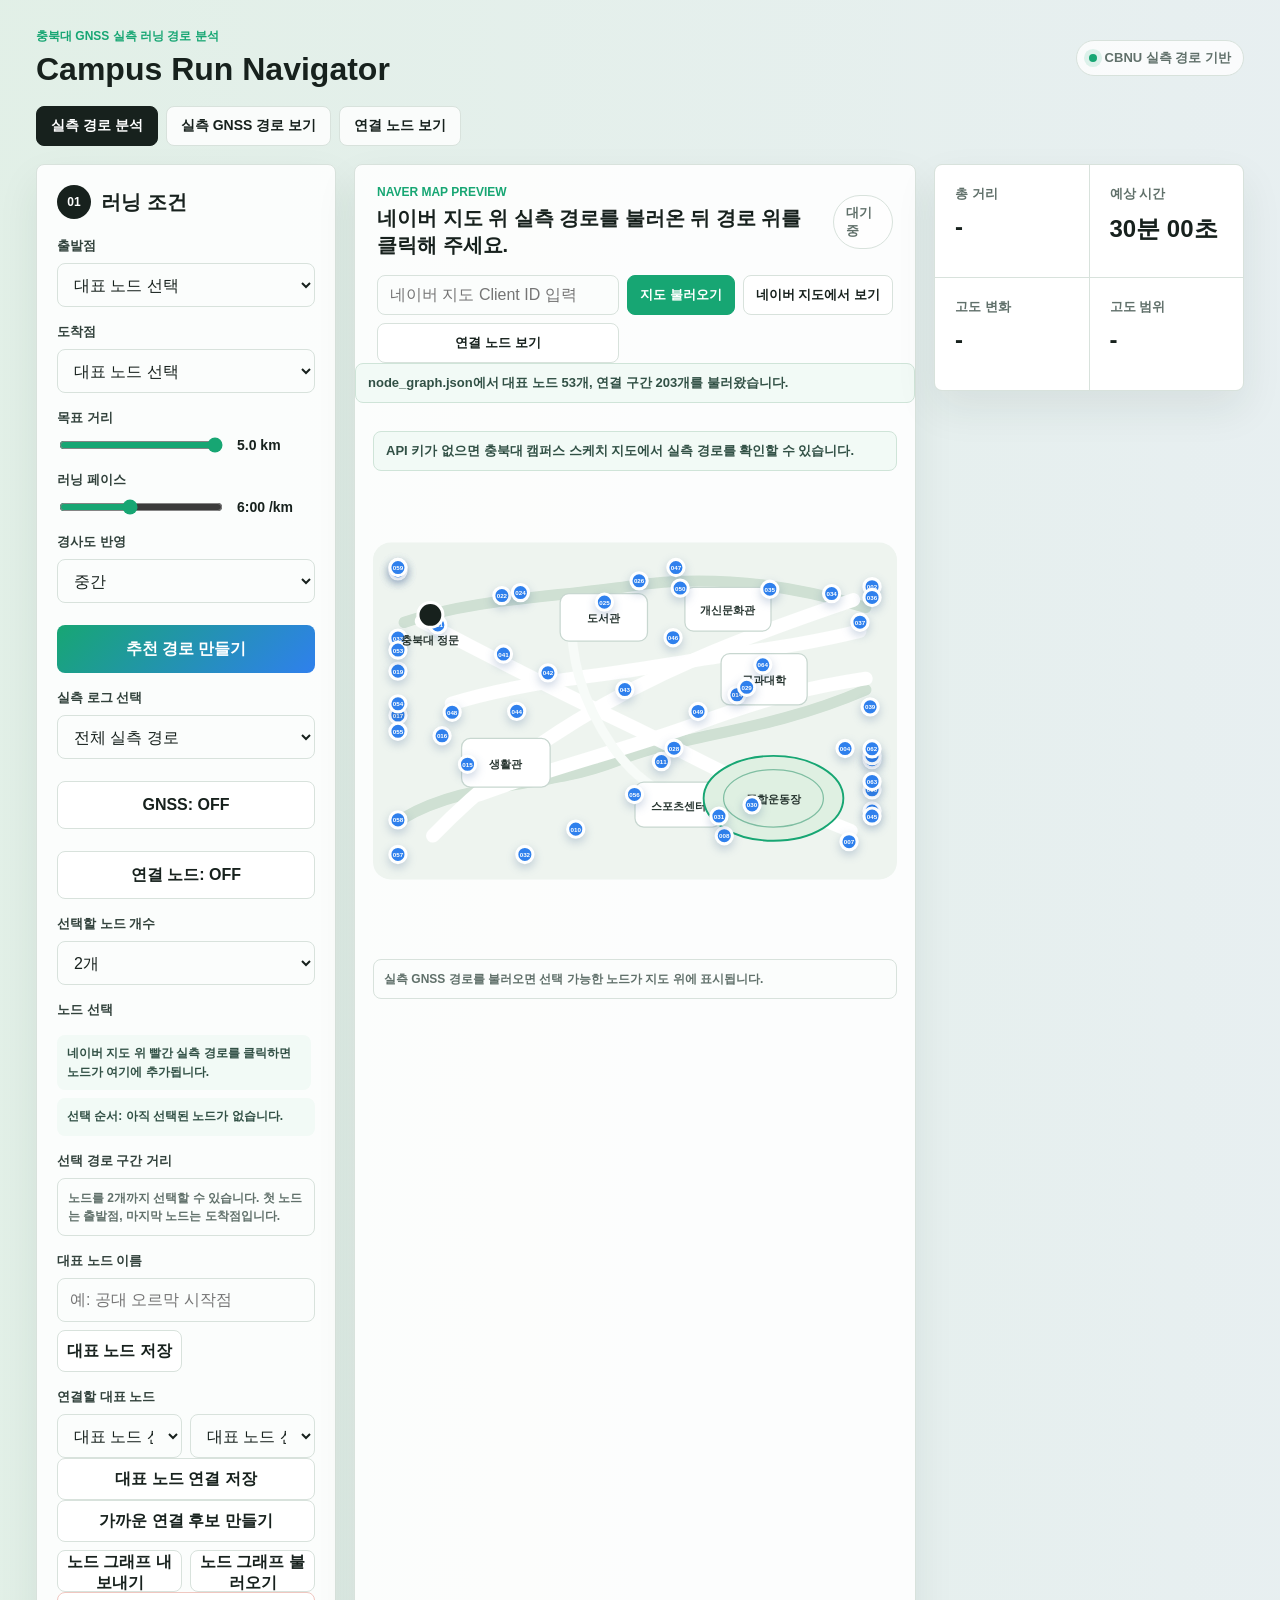
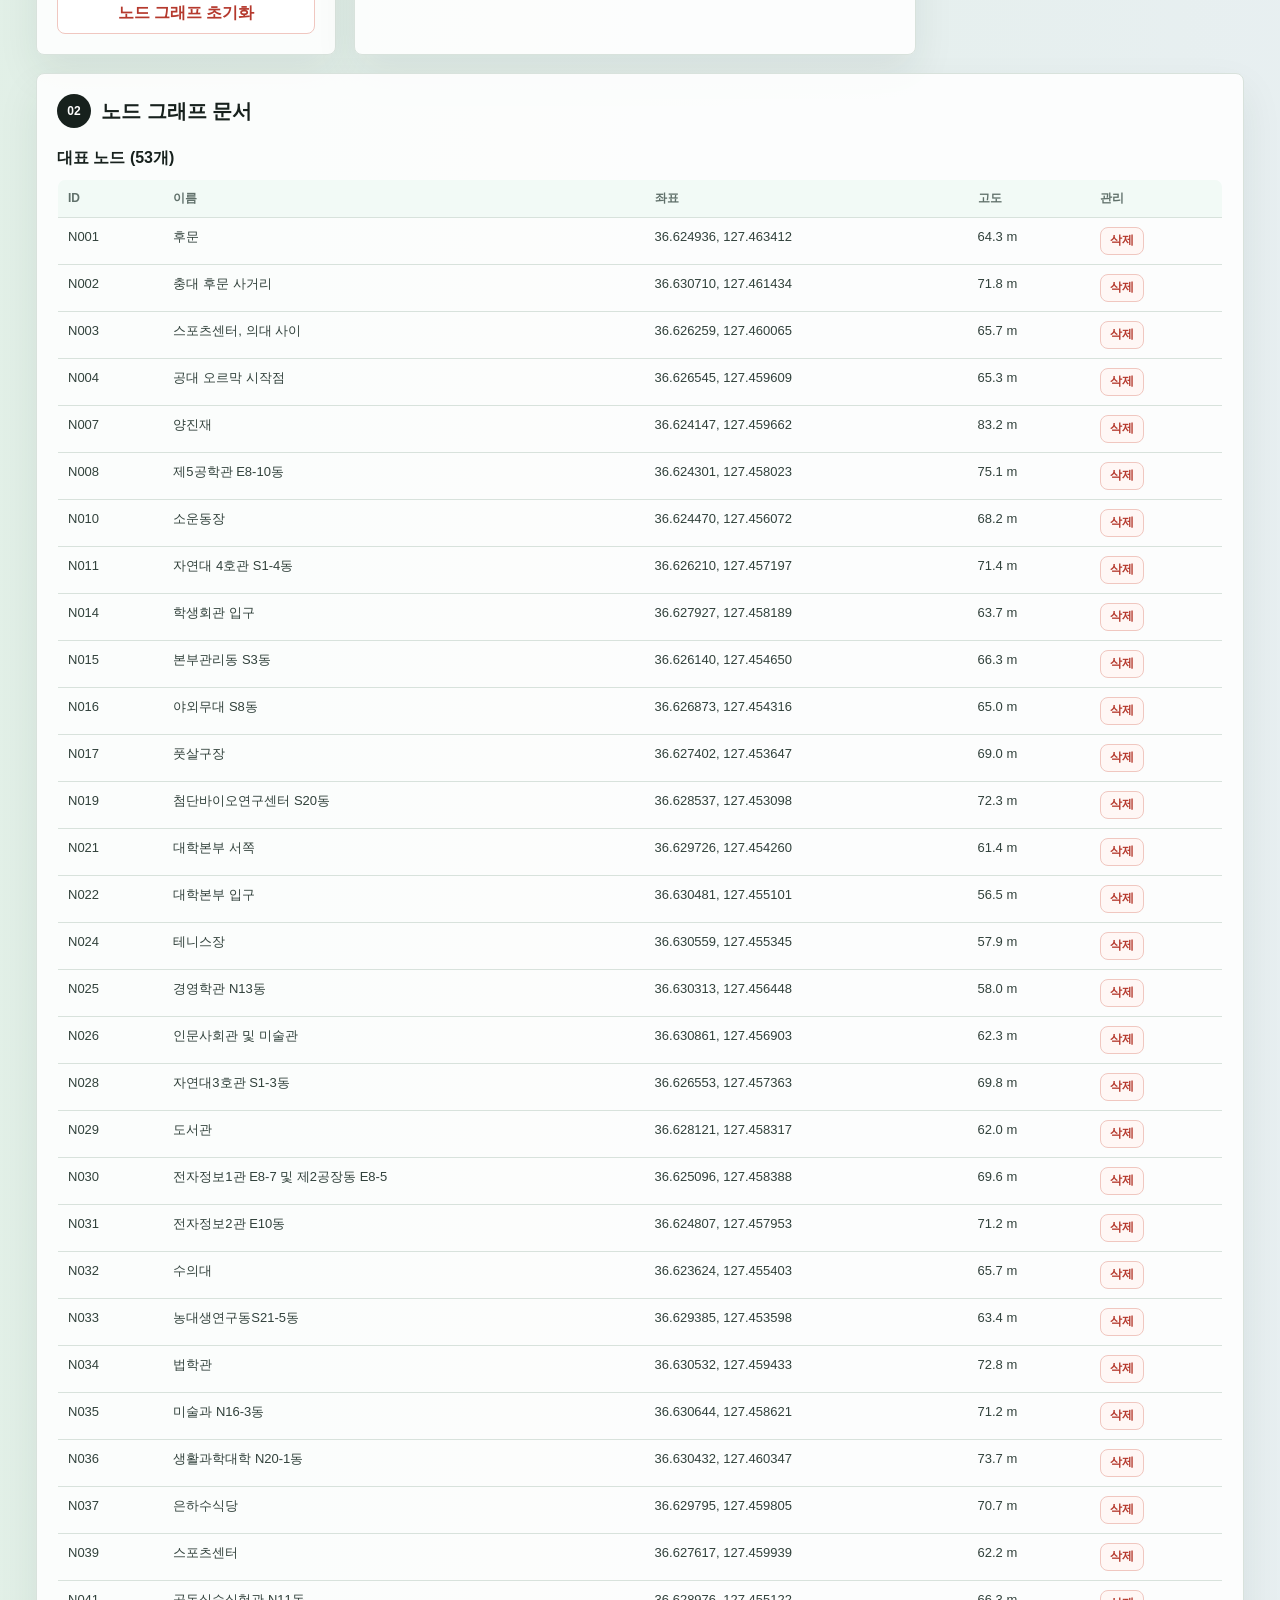
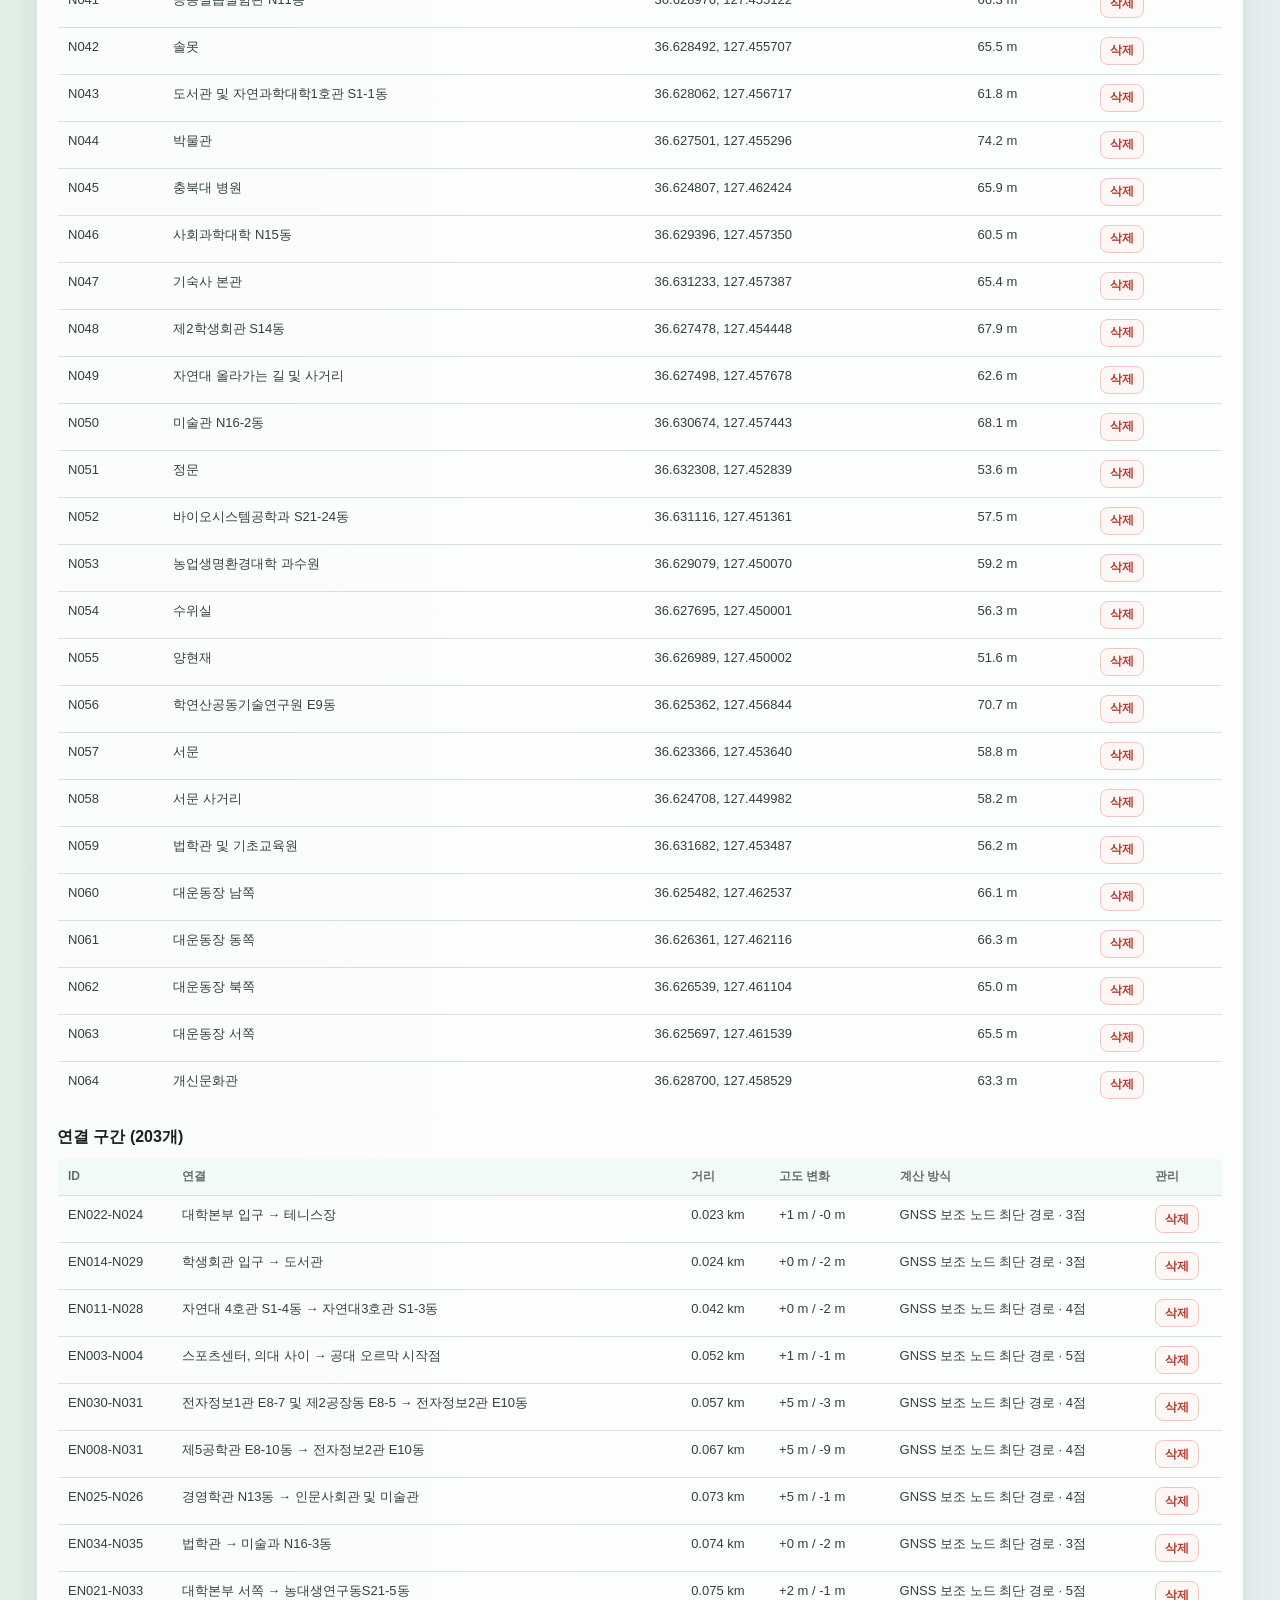
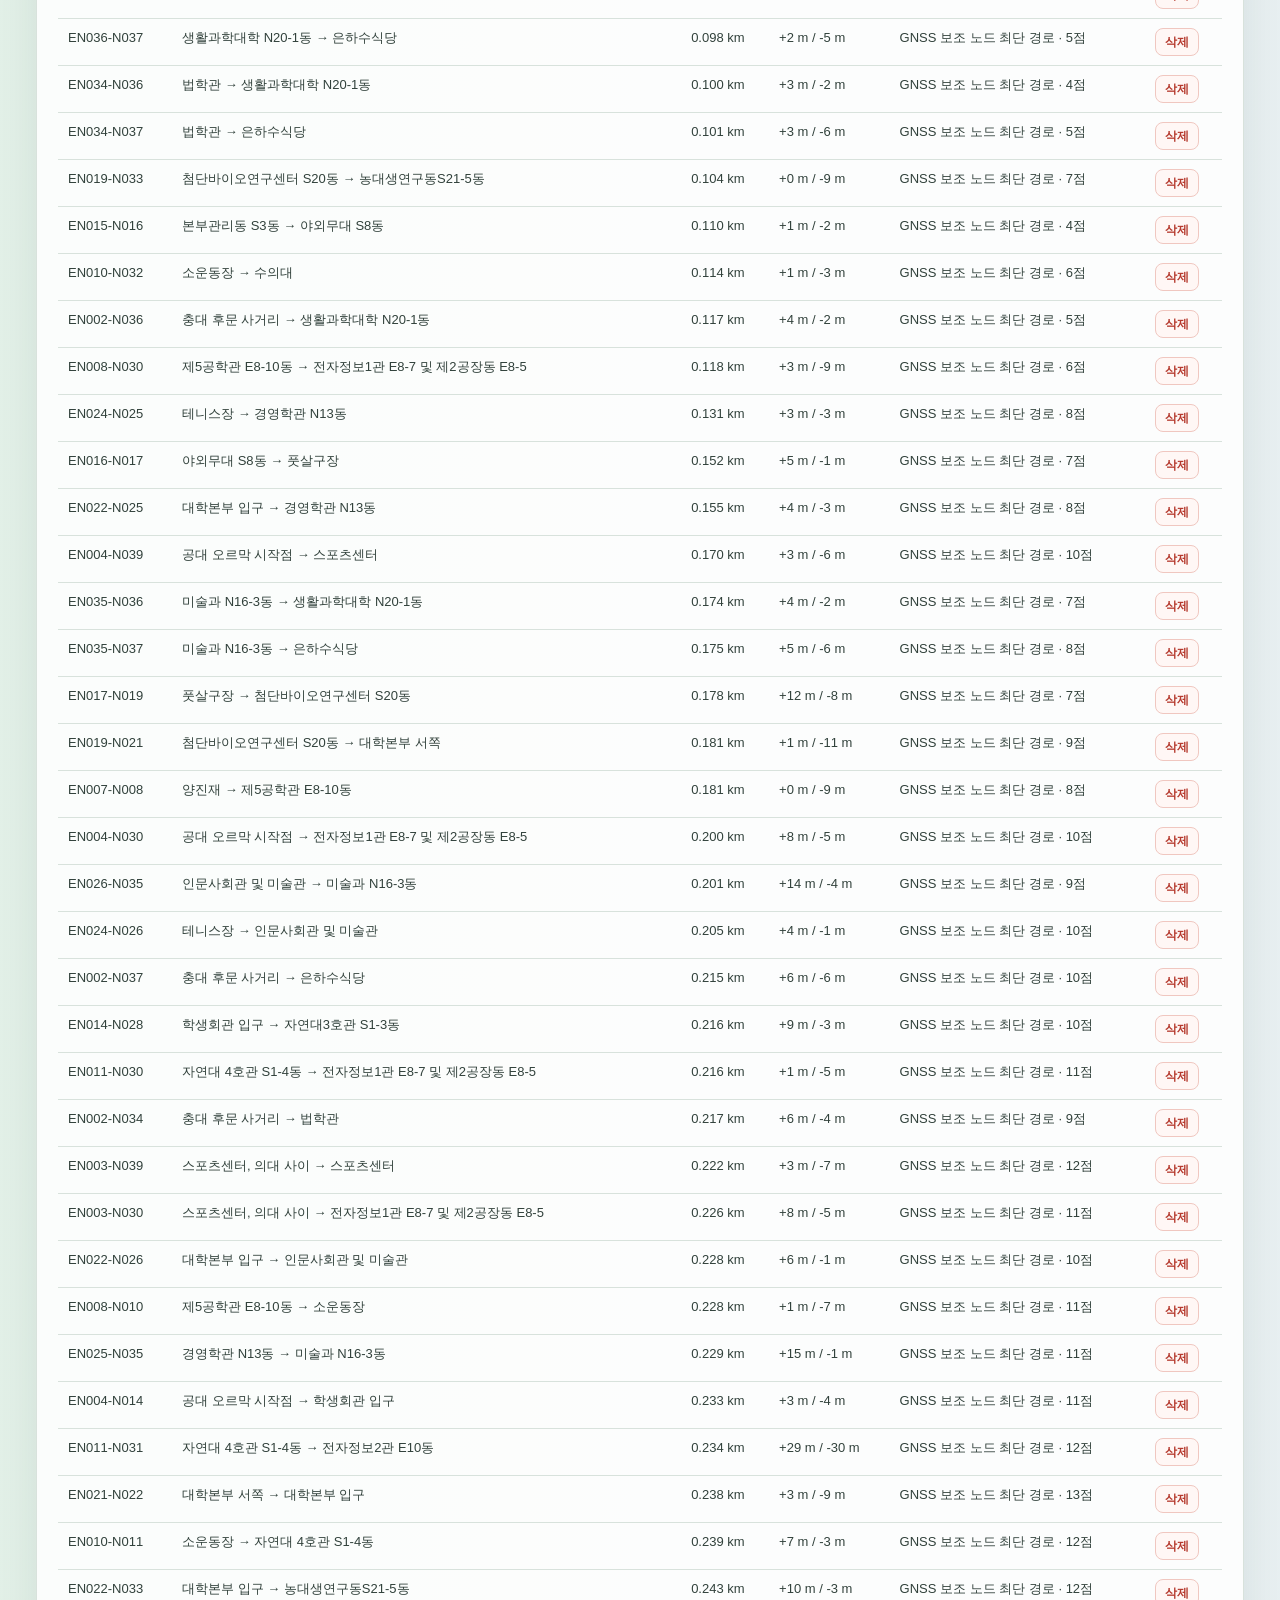
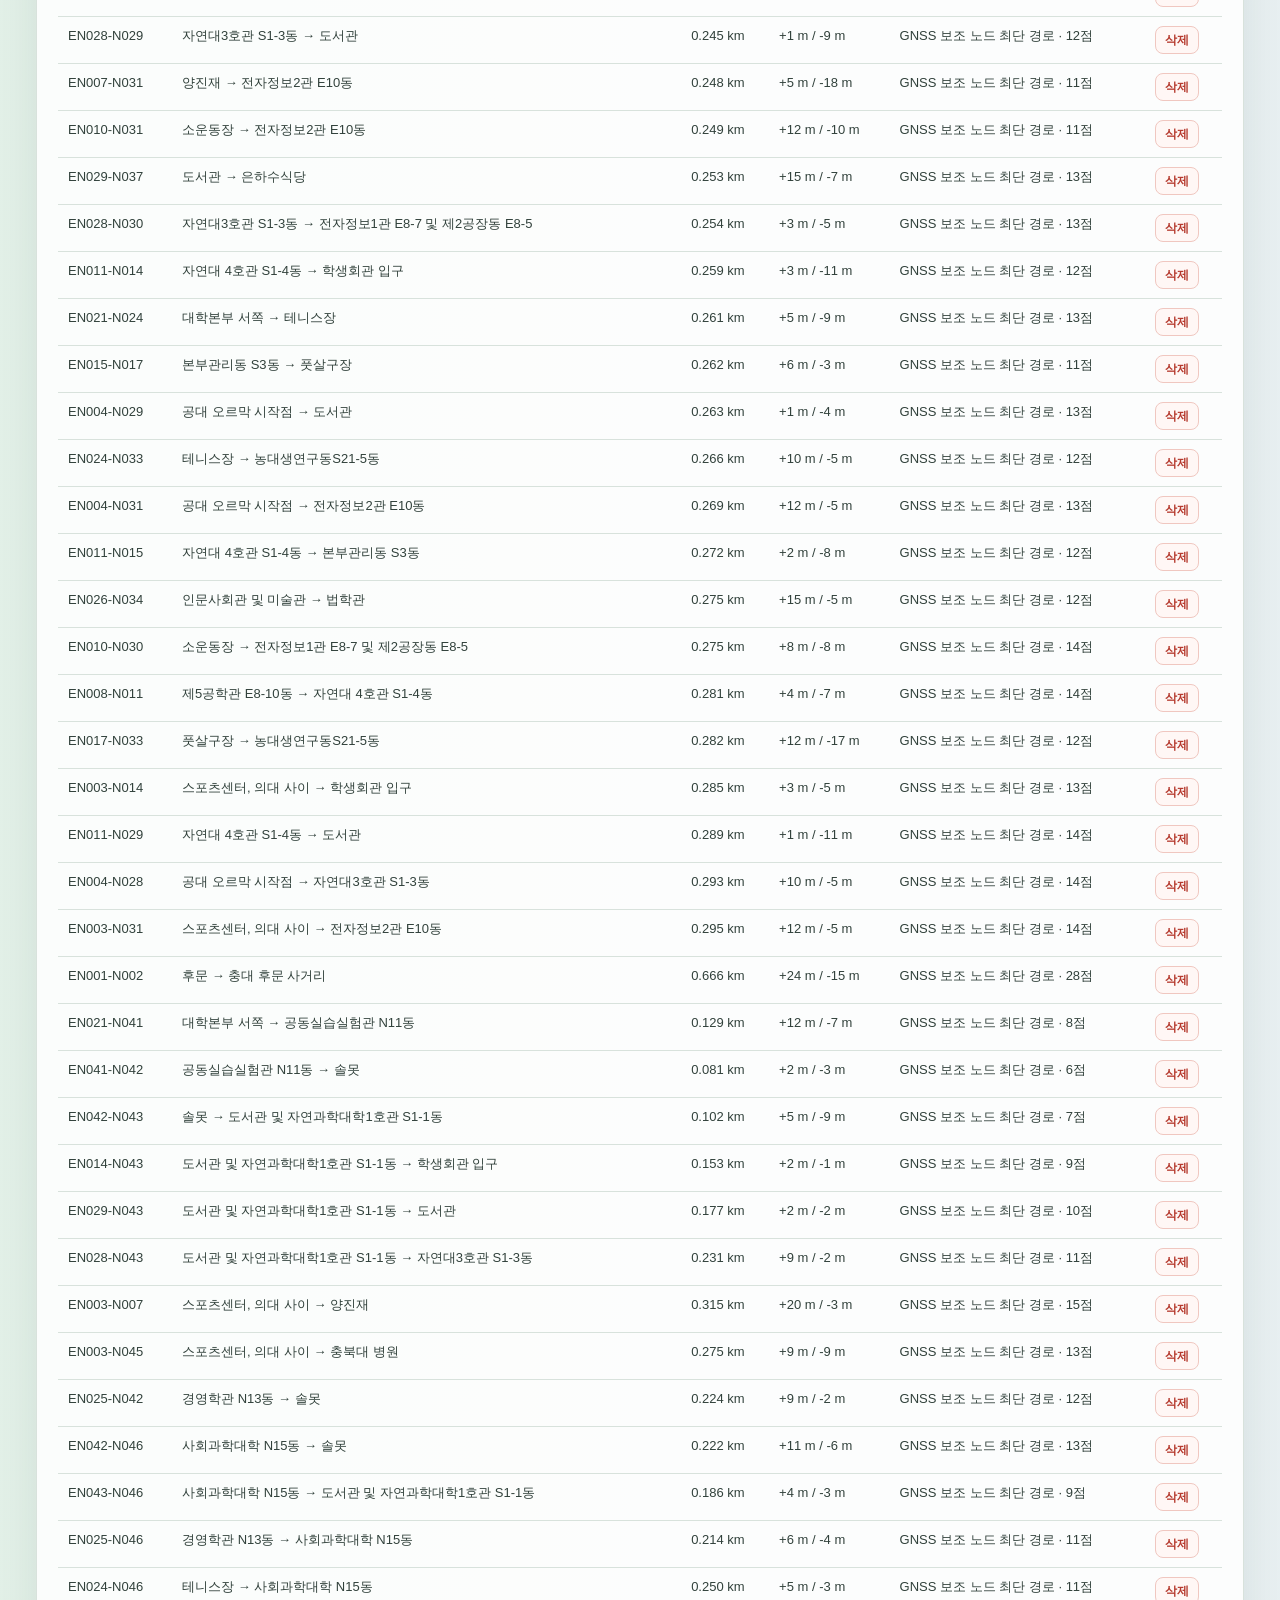
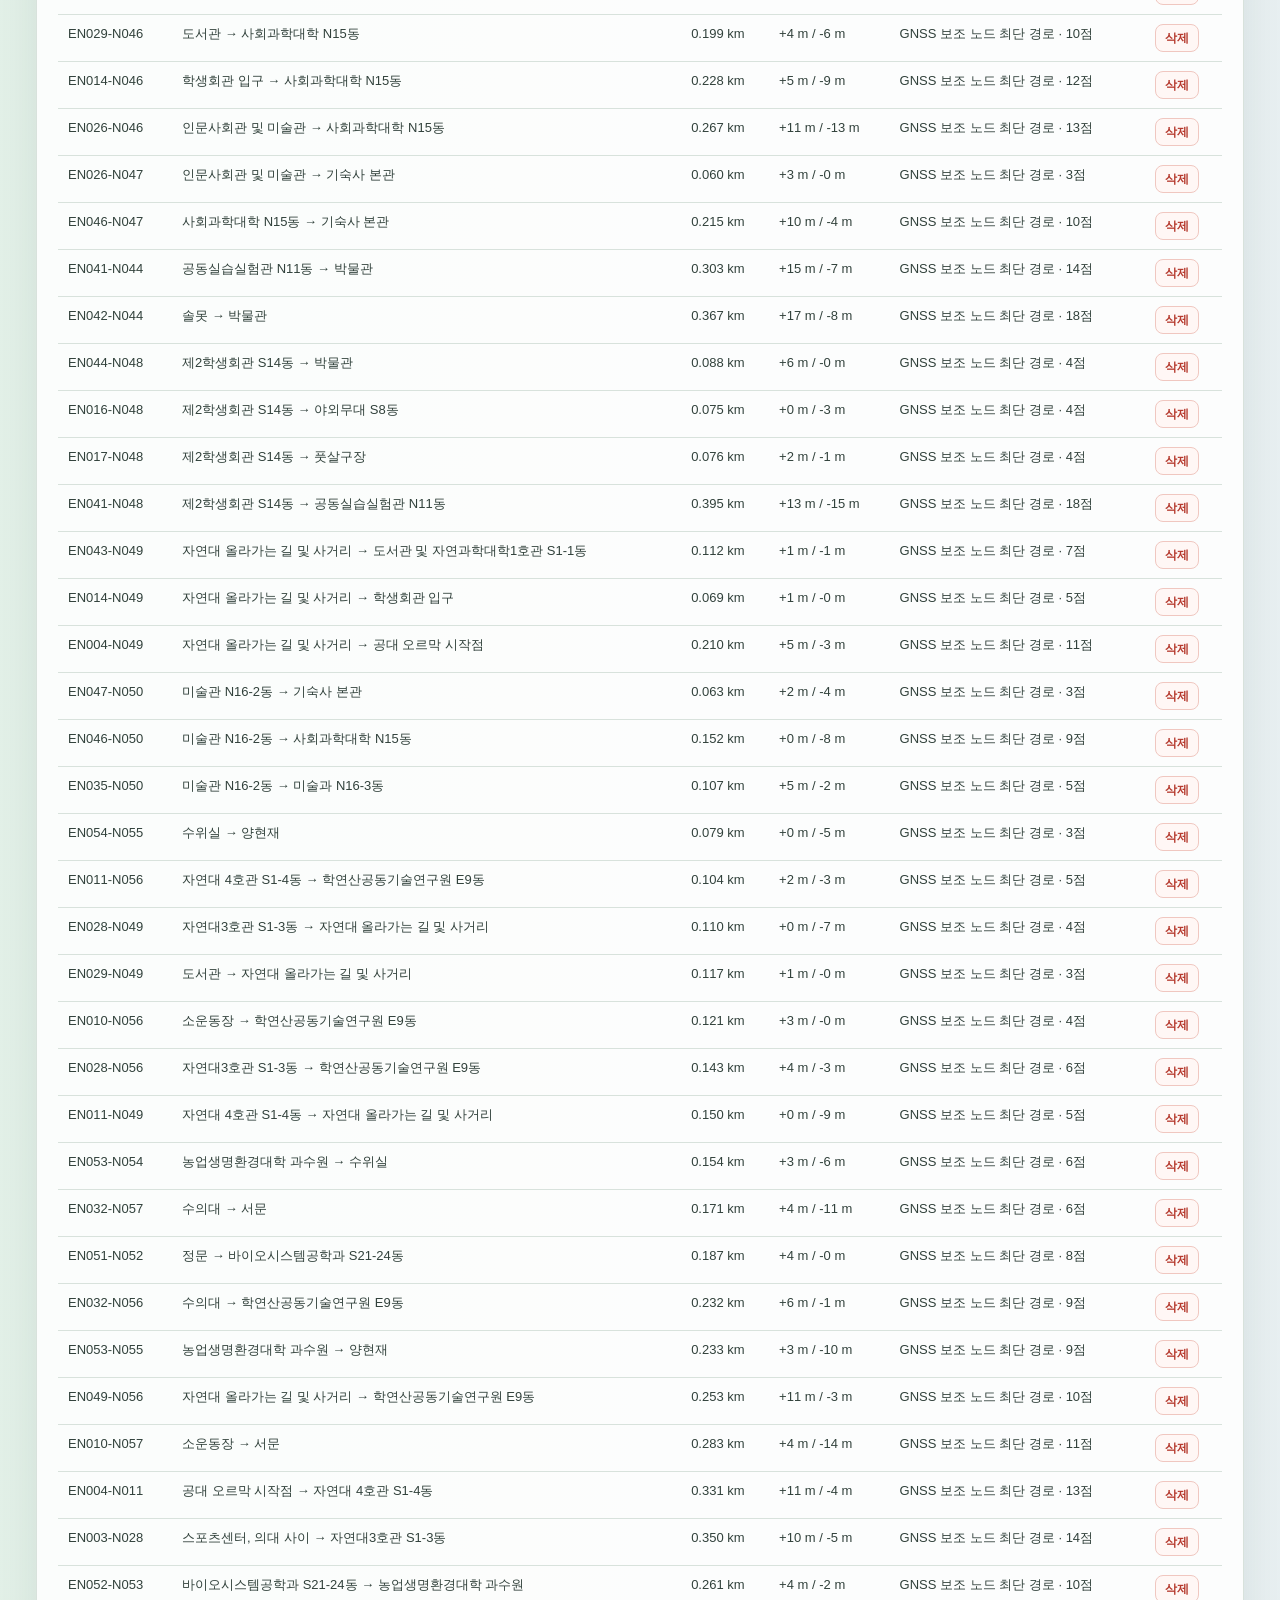
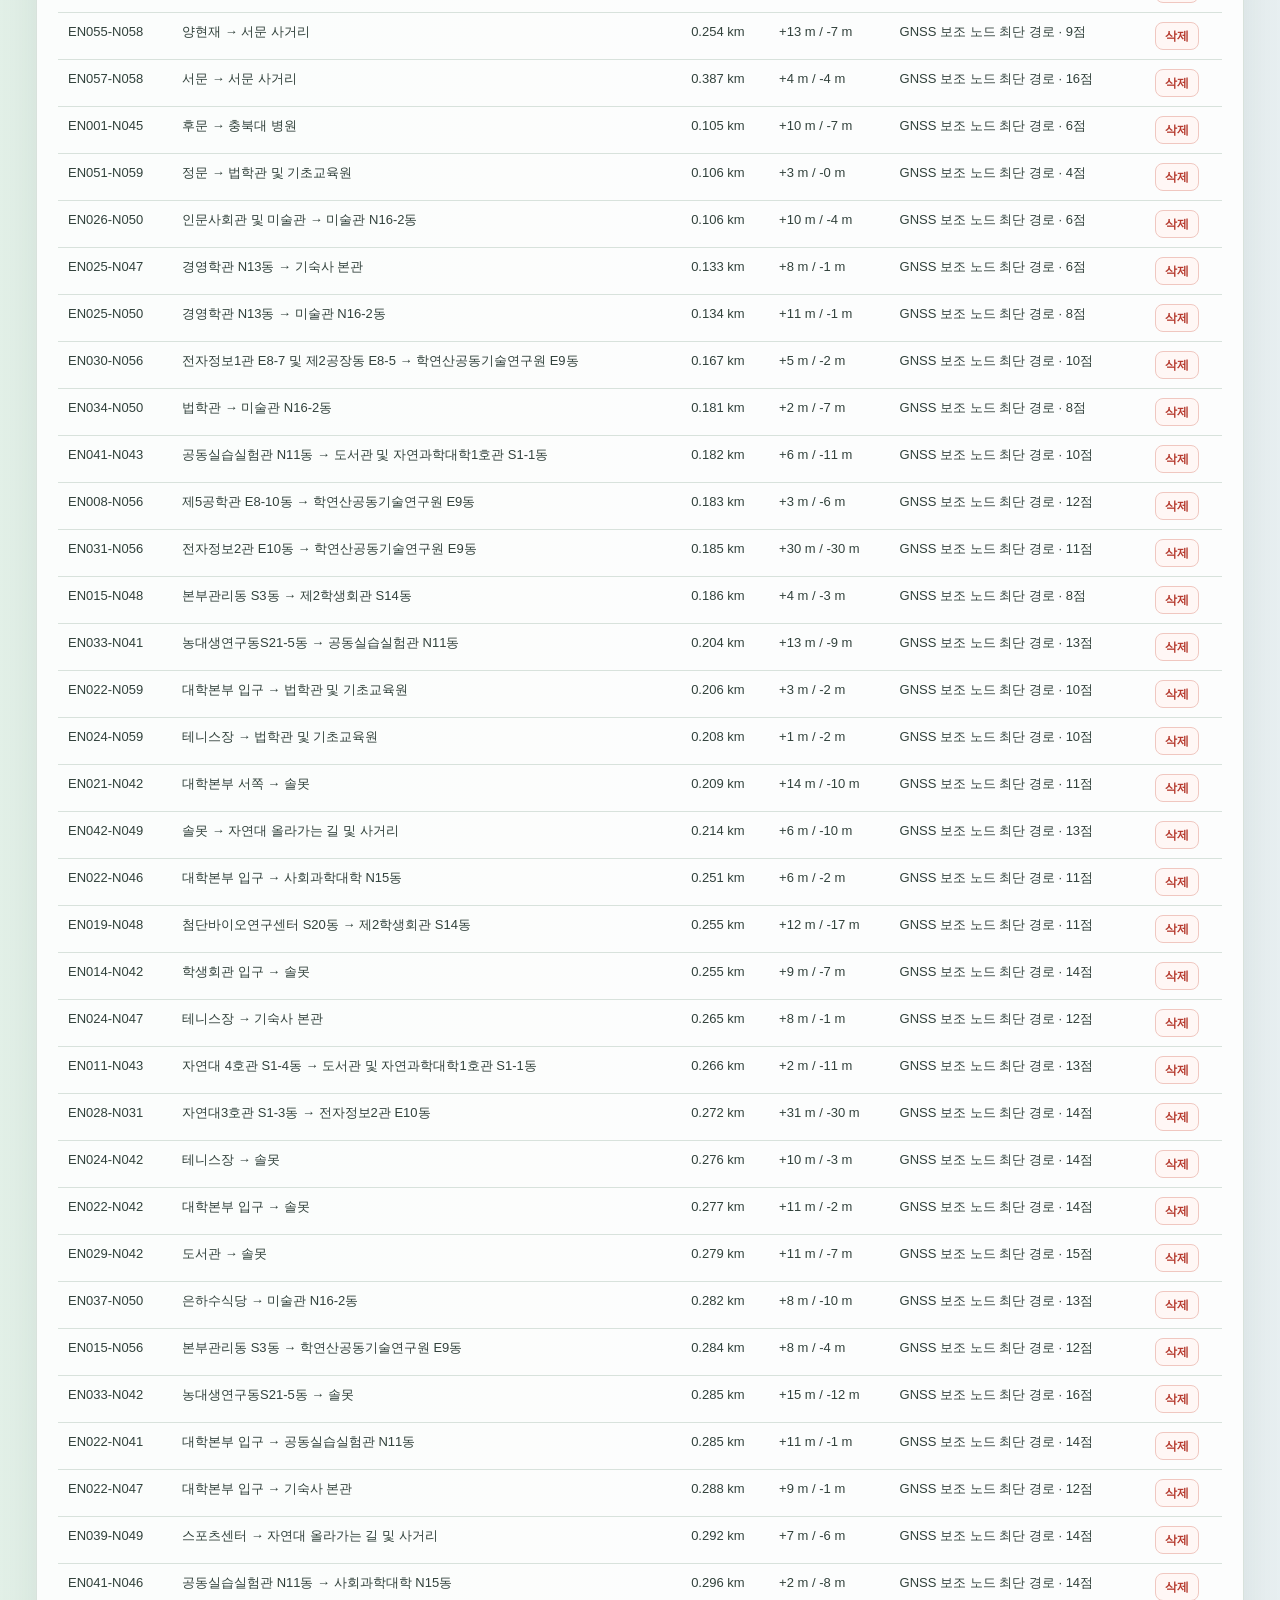
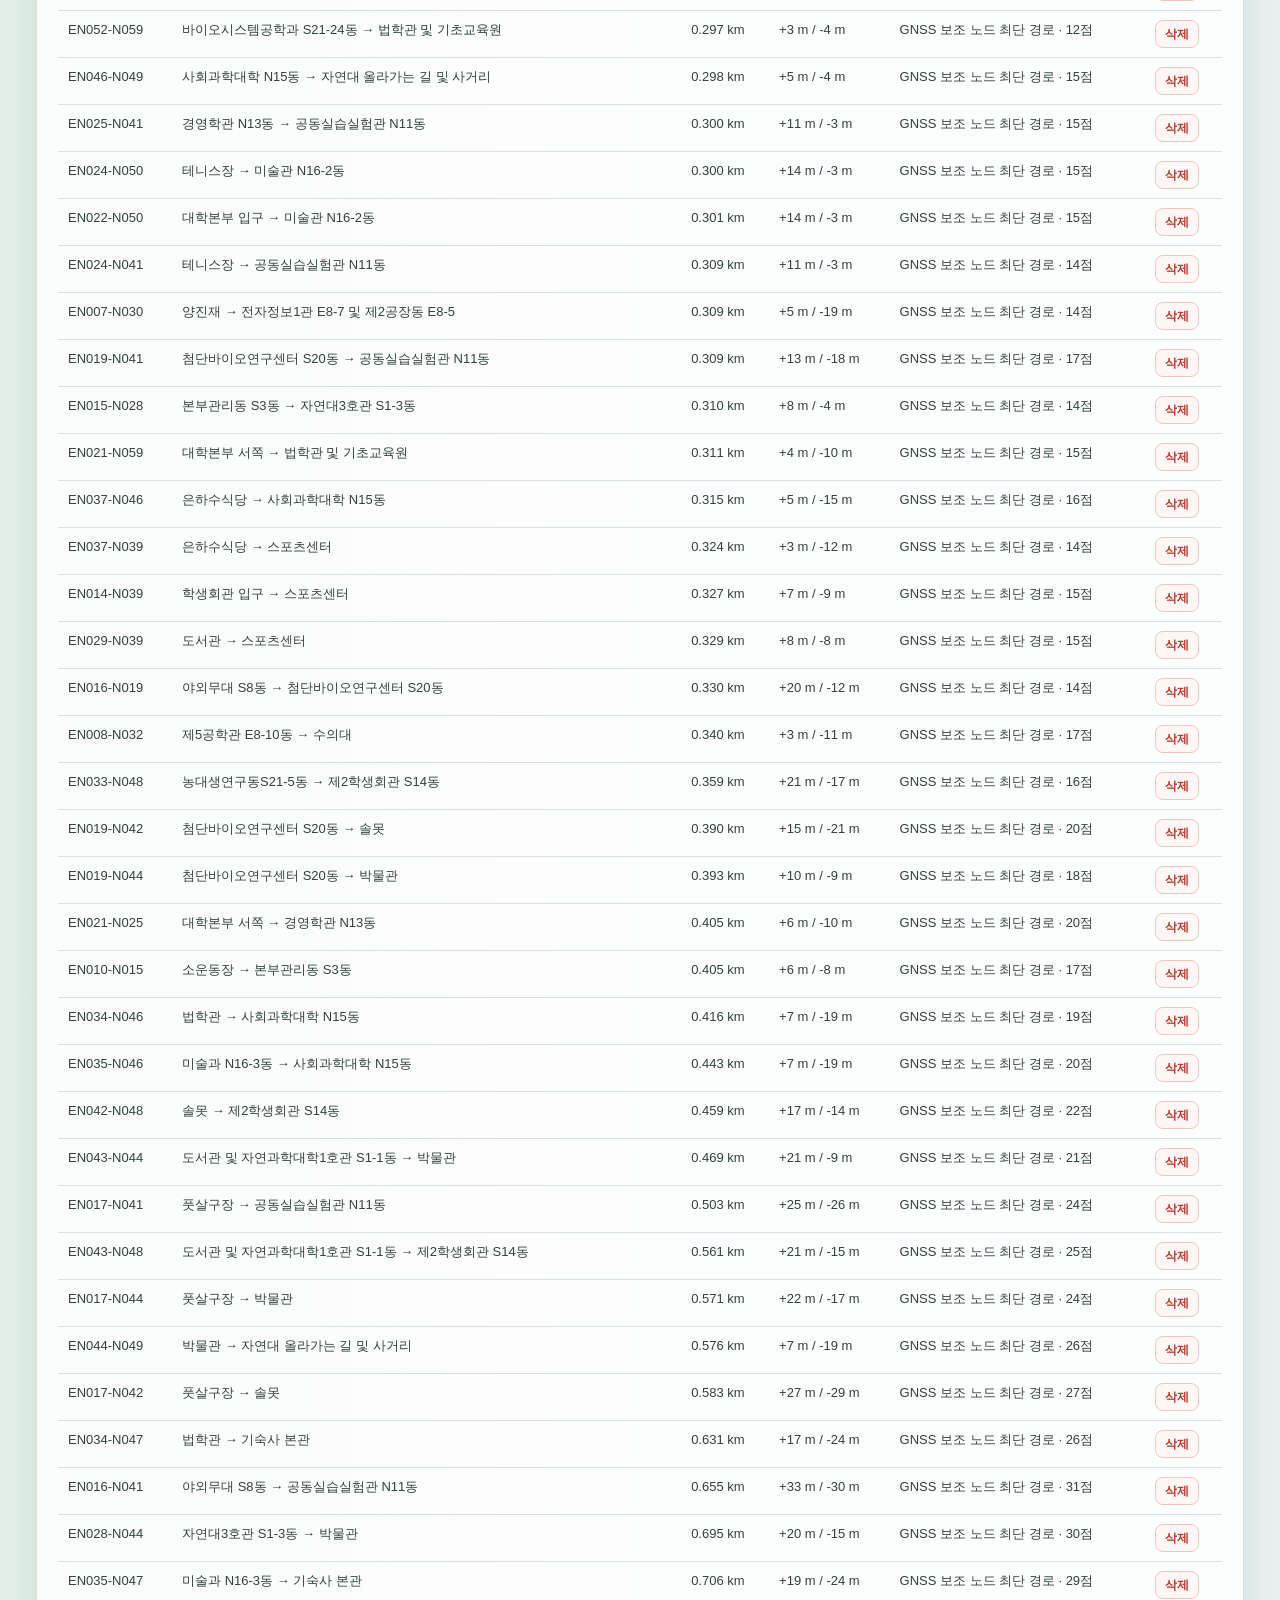
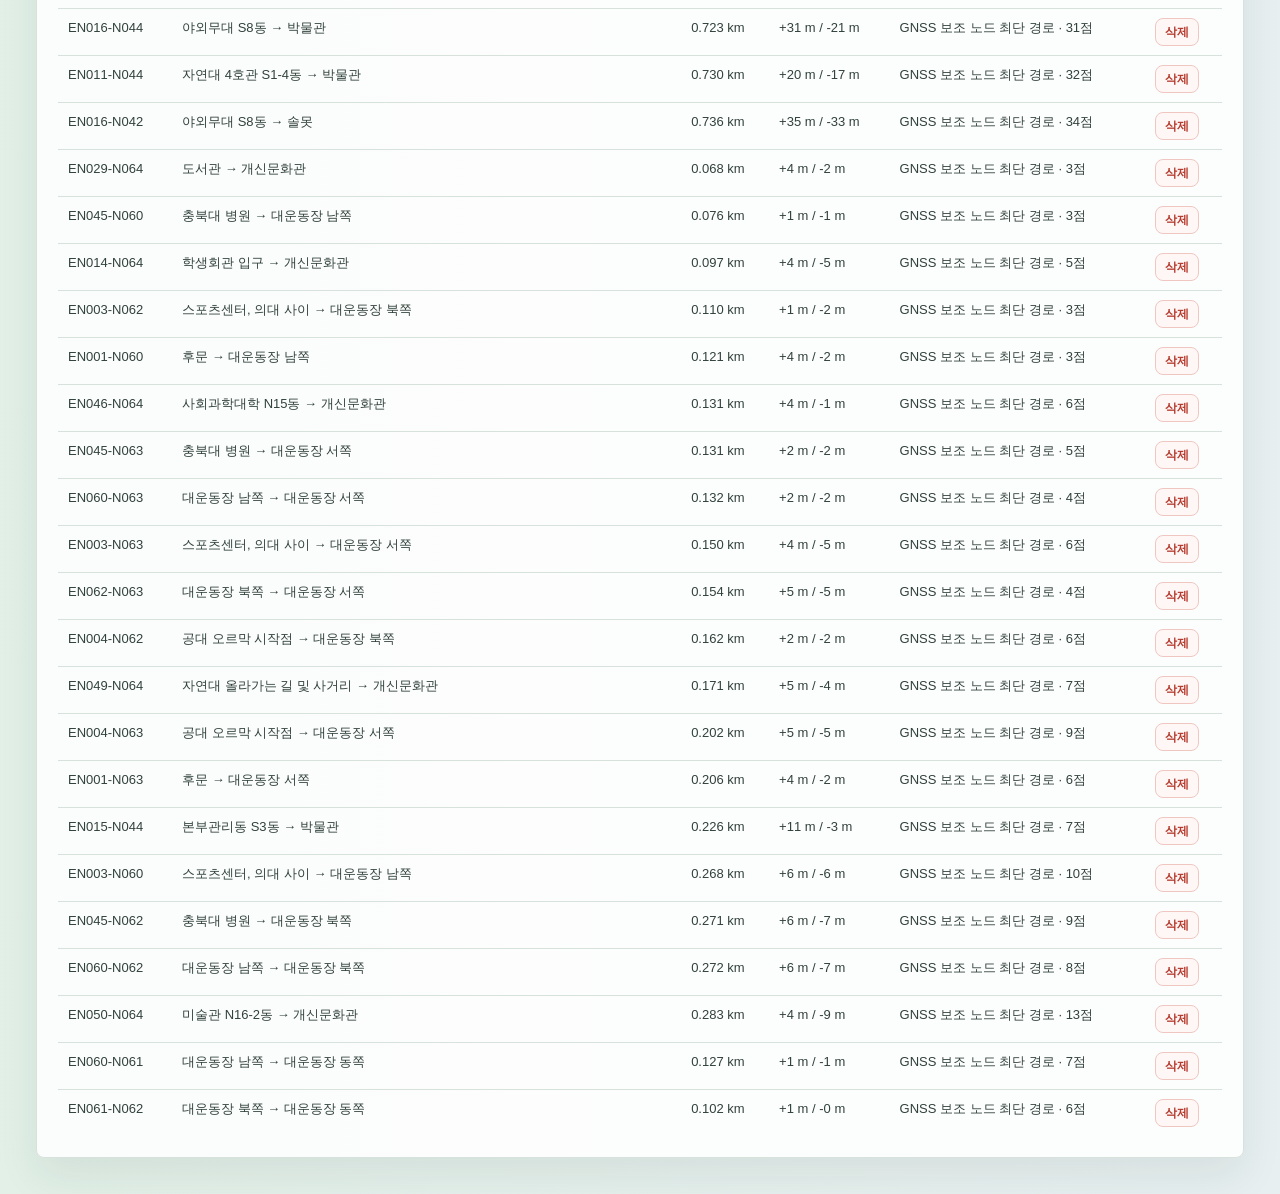
<file: index.html>
<!DOCTYPE html>
<html lang="ko">
<head>
  <meta charset="UTF-8">
  <meta name="viewport" content="width=device-width, initial-scale=1.0">
  <title>Campus Run Navigator</title>
  <link rel="stylesheet" href="styles.css">
</head>
<body>
  <header class="topbar">
    <div>
      <p class="eyebrow">충북대 GNSS 실측 러닝 경로 분석</p>
      <h1>Campus Run Navigator</h1>
    </div>
    <div class="status-pill">
      <span class="dot"></span>
      CBNU 실측 경로 기반
    </div>
  </header>

  <nav class="quick-links" aria-label="페이지 이동">
    <a class="quick-link active" href="index.html">실측 경로 분석</a>
    <a class="quick-link" href="walked_path.html">실측 GNSS 경로 보기</a>
    <a class="quick-link" href="graph_view.html">연결 노드 보기</a>
  </nav>

  <main class="app-shell">
    <section class="control-panel" aria-label="실측 노드 설정">
      <div class="section-title">
        <span>01</span>
        <h2>러닝 조건</h2>
      </div>

      <label for="routeStartNode">출발점</label>
      <select id="routeStartNode"></select>

      <label for="routeEndNode">도착점</label>
      <select id="routeEndNode"></select>

      <label for="targetDistance">목표 거리</label>
      <div class="pace-row distance-row">
        <input id="targetDistance" type="range" min="1" max="5" step="0.5" value="5">
        <strong><span id="targetDistanceValue">5.0</span> km</strong>
      </div>

      <label for="pace">러닝 페이스</label>
      <div class="pace-row">
        <input id="pace" type="range" min="4.5" max="8" step="0.5" value="6">
        <strong><span id="paceValue">6:00</span> /km</strong>
      </div>

      <label for="slopeMode">경사도 반영</label>
      <select id="slopeMode">
        <option value="easy">쉬움</option>
        <option value="medium" selected>중간</option>
        <option value="hard">어려움</option>
      </select>

      <button class="primary-action" id="recommendGraphRoute">추천 경로 만들기</button>

      <label for="measuredLog">실측 로그 선택</label>
      <select id="measuredLog">
        <option value="all" selected>전체 실측 경로</option>
        <option value="gnss_log_2.csv">실측 경로 1</option>
        <option value="gnss_log_3.csv">실측 경로 2</option>
        <option value="gnss_log_4.csv">실측 경로 3</option>
        <option value="gnss_log_5.csv">실측 경로 4</option>
      </select>

      <button class="secondary-action" id="loadMeasuredNodes">GNSS: OFF</button>
      <button class="secondary-action" id="showGraphOverlay">연결 노드: OFF</button>

      <label for="nodeLimit">선택할 노드 개수</label>
      <select id="nodeLimit">
        <option value="2">2개</option>
        <option value="3">3개</option>
        <option value="4">4개</option>
        <option value="5">5개</option>
        <option value="6">6개</option>
        <option value="7">7개</option>
        <option value="8">8개</option>
        <option value="9">9개</option>
        <option value="10">10개</option>
      </select>

      <label>노드 선택</label>
      <div class="node-picker" id="nodePicker" aria-label="실측 경로 노드 선택"></div>
      <div class="node-order" id="nodeOrder">선택 순서: 아직 선택한 노드가 없습니다.</div>

      <label>선택 경로 구간 거리</label>
      <div class="segment-list" id="segmentList">실측 경로를 불러온 뒤 지도 위 노드를 클릭해 출발점과 도착점을 선택하세요.</div>

      <label for="graphNodeName">대표 노드 이름</label>
      <input id="graphNodeName" class="graph-input" type="text" placeholder="예: 공대 오르막 시작점">
      <div class="graph-actions">
        <button class="secondary-action compact" id="saveGraphNode">대표 노드 저장</button>
      </div>
      <label for="graphEdgeFrom">연결할 대표 노드</label>
      <div class="graph-actions">
        <select id="graphEdgeFrom"></select>
        <select id="graphEdgeTo"></select>
      </div>
      <button class="secondary-action compact" id="saveGraphEdge">대표 노드 연결 저장</button>
      <button class="secondary-action compact" id="autoConnectGraph">가까운 연결 후보 만들기</button>
      <div class="graph-actions">
        <button class="secondary-action compact" id="exportGraph">노드 그래프 내보내기</button>
        <button class="secondary-action compact" id="importGraph">노드 그래프 불러오기</button>
      </div>
      <input id="importGraphFile" class="visually-hidden" type="file" accept="application/json,.json">
      <button class="secondary-action compact danger" id="clearGraph">노드 그래프 초기화</button>
    </section>

    <section class="map-panel" aria-label="실측 경로 지도">
      <div class="map-toolbar">
        <div>
          <p class="eyebrow">Naver Map Preview</p>
          <h2 id="routeName">실측 경로 위 노드를 선택해 주세요.</h2>
        </div>
        <div class="route-badge" id="routeBadge">대기 중</div>
      </div>

      <div class="naver-config" id="naverConfig">
        <input id="naverClientId" type="password" placeholder="네이버 지도 Client ID 입력">
        <button id="loadNaverMap">지도 불러오기</button>
        <a href="https://map.naver.com/p/search/%EC%B6%A9%EB%B6%81%EB%8C%80%ED%95%99%EA%B5%90" target="_blank" rel="noreferrer">네이버 지도에서 보기</a>
        <a href="graph_view.html">연결 노드 보기</a>
      </div>
      <div class="fallback-notice" id="mapStatus">네이버 지도와 GNSS 로그 상태가 여기에 표시됩니다.</div>

      <div class="campus-map">
        <div id="naverMap" class="naver-map" aria-label="네이버 지도 기반 충북대 실측 경로 미리보기"></div>
        <div id="mapFallbackNotice" class="fallback-notice">API 키가 없으면 충북대 캠퍼스 스케치 지도에서 실측 경로를 확인할 수 있습니다.</div>
        <svg viewBox="0 0 840 540" role="img" aria-label="충북대 실측 경로 예시 지도">
          <defs>
            <linearGradient id="greenPath" x1="0" x2="1" y1="0" y2="1">
              <stop offset="0%" stop-color="#17a673"/>
              <stop offset="100%" stop-color="#2f80ed"/>
            </linearGradient>
            <filter id="softShadow" x="-20%" y="-20%" width="140%" height="140%">
              <feDropShadow dx="0" dy="10" stdDeviation="12" flood-color="#214236" flood-opacity=".22"/>
            </filter>
          </defs>

          <rect x="0" y="0" width="840" height="540" rx="28" fill="#eef4ef"/>
          <path d="M50 128 C160 90 288 88 410 70 C528 52 652 62 790 104" class="terrain-line"/>
          <path d="M48 442 C154 380 272 396 390 350 C508 304 626 306 790 236" class="terrain-line"/>
          <path d="M96 470 C168 396 240 338 326 286 C440 215 568 160 770 92" class="road"/>
          <path d="M78 126 C180 178 282 232 388 282 C514 342 638 412 766 462" class="road"/>
          <path d="M126 258 C242 222 356 216 470 196 C588 176 684 166 780 142" class="road"/>
          <path d="M170 404 C288 360 406 332 520 290 C640 246 710 230 790 218" class="road"/>
          <path d="M318 92 C314 180 332 252 386 330 C430 392 490 430 622 438" class="road secondary"/>

          <g class="building library">
            <rect x="300" y="82" width="140" height="76" rx="14"/>
            <text x="370" y="128">도서관</text>
          </g>
          <g class="building engineering">
            <rect x="558" y="178" width="138" height="82" rx="14"/>
            <text x="627" y="227">공과대학</text>
          </g>
          <g class="building dorm">
            <rect x="142" y="314" width="142" height="78" rx="14"/>
            <text x="213" y="362">생활관</text>
          </g>
          <g class="building culture">
            <rect x="500" y="72" width="138" height="70" rx="14"/>
            <text x="569" y="114">개신문화관</text>
          </g>
          <g class="building sports">
            <rect x="420" y="384" width="138" height="72" rx="14"/>
            <text x="489" y="428">스포츠센터</text>
          </g>
          <g class="field">
            <ellipse cx="642" cy="410" rx="112" ry="68"/>
            <ellipse cx="642" cy="410" rx="80" ry="46"/>
            <text x="642" y="417">종합운동장</text>
          </g>

          <path id="measuredBasePath" class="measured-base-path" d=""></path>
          <g id="graphLayer"></g>
          <path id="routePath" d="" class="route-path" filter="url(#softShadow)"/>
          <g id="routePoints"></g>
          <g id="measuredNodeLayer"></g>
          <g id="nodeTooltipLayer"></g>

          <g class="gate">
            <circle cx="92" cy="116" r="20"/>
            <text x="92" y="163">충북대 정문</text>
          </g>
        </svg>
      </div>
      <div class="segment-list map-segment-summary" id="mapSegmentSummary">지도 위 실측 경로에서 노드를 선택하면 선택 순서 기준 총 거리와 고도가 표시됩니다.</div>
    </section>

    <section class="summary-panel" aria-label="실측 분석 결과">
      <div class="metric">
        <span>총 거리</span>
        <strong id="metricDistance">-</strong>
      </div>
      <div class="metric">
        <span>예상 시간</span>
        <strong id="metricTime">-</strong>
      </div>
      <div class="metric">
        <span>고도 변화</span>
        <strong id="metricClimb">-</strong>
      </div>
      <div class="metric">
        <span>고도 범위</span>
        <strong id="metricLevel">-</strong>
      </div>
    </section>

    <section class="graph-panel" aria-label="저장된 노드 그래프 문서">
      <div class="section-title">
        <span>02</span>
        <h2>노드 그래프 문서</h2>
      </div>
      <div id="graphDocument" class="graph-document">아직 저장된 대표 노드나 연결 구간이 없습니다.</div>
    </section>
  </main>

  <script src="app.js?v=20260523-node-graph-9"></script>
</body>
</html>
</file>
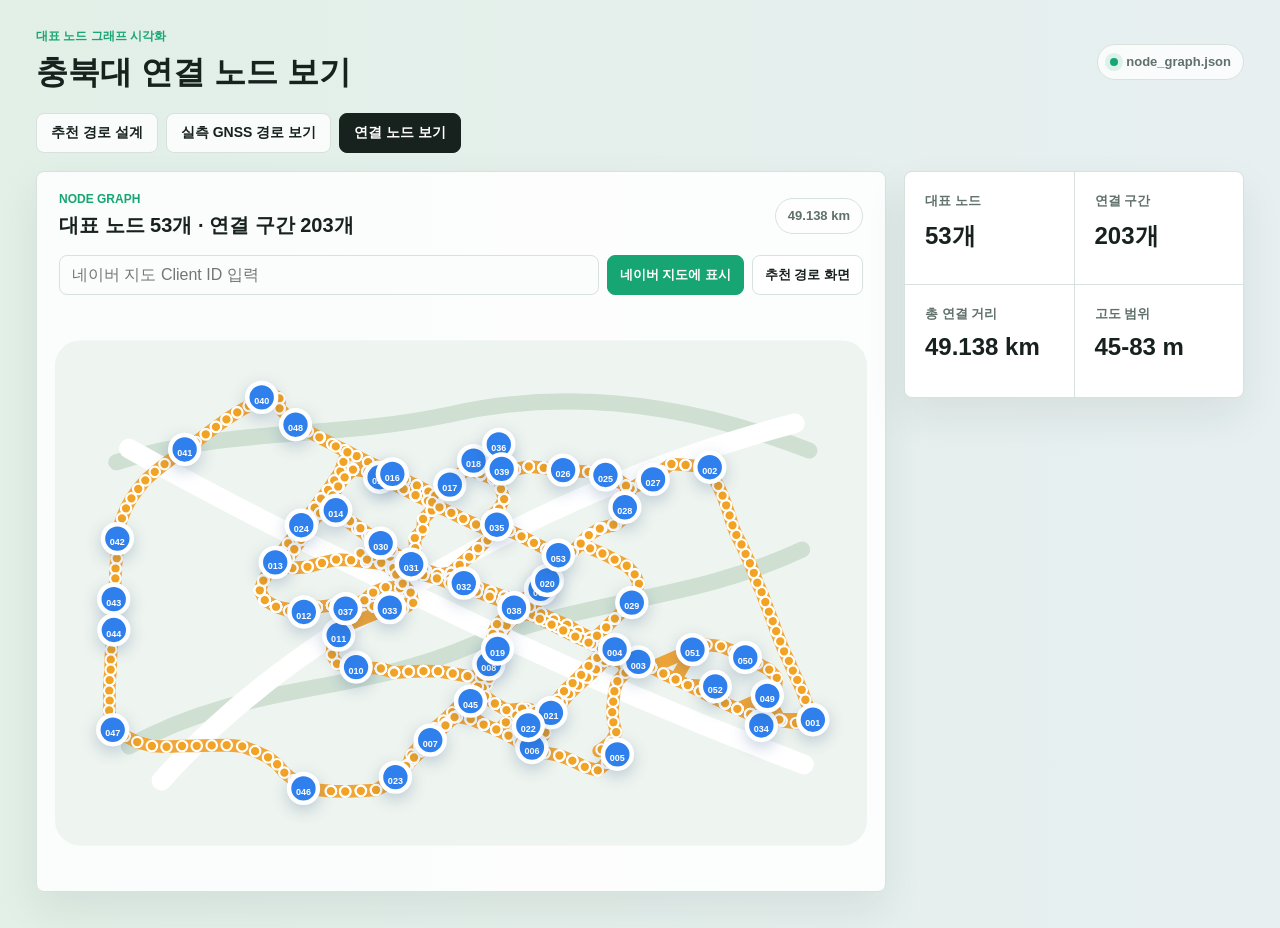
<file: graph_view.html>
<!DOCTYPE html>
<html lang="ko">
<head>
  <meta charset="UTF-8">
  <meta name="viewport" content="width=device-width, initial-scale=1.0">
  <title>연결 노드 보기</title>
  <link rel="stylesheet" href="styles.css">
</head>
<body>
  <header class="topbar">
    <div>
      <p class="eyebrow">대표 노드 그래프 시각화</p>
      <h1>충북대 연결 노드 보기</h1>
    </div>
    <div class="status-pill">
      <span class="dot"></span>
      node_graph.json
    </div>
  </header>

  <nav class="quick-links" aria-label="페이지 이동">
    <a class="quick-link" href="index.html">추천 경로 설계</a>
    <a class="quick-link" href="walked_path.html">실측 GNSS 경로 보기</a>
    <a class="quick-link active" href="graph_view.html">연결 노드 보기</a>
  </nav>

  <main class="walk-shell">
    <section class="walk-map-panel" id="graphMapPanel">
      <div class="map-toolbar">
        <div>
          <p class="eyebrow">Node Graph</p>
          <h2 id="graphViewTitle">연결 노드 그래프를 불러오는 중</h2>
        </div>
        <div class="route-badge" id="graphViewBadge">JSON 분석</div>
      </div>

      <div class="naver-config">
        <input id="graphNaverClientId" type="password" placeholder="네이버 지도 Client ID 입력">
        <button id="loadGraphNaverMap">네이버 지도에 표시</button>
        <a href="index.html">추천 경로 화면</a>
      </div>

      <div class="walk-map-wrap">
        <div id="graphNaverMap" class="naver-map" aria-label="네이버 지도 기반 연결 노드 그래프"></div>
        <svg id="graphSvg" class="walk-svg" viewBox="0 0 900 560" role="img" aria-label="연결 노드 그래프">
          <rect x="0" y="0" width="900" height="560" rx="28" fill="#eef4ef"></rect>
          <path d="M68 135 C192 96 306 110 438 82 C570 52 702 70 836 122" class="terrain-line"></path>
          <path d="M82 450 C210 378 332 394 462 338 C586 286 704 290 828 232" class="terrain-line"></path>
          <path d="M82 120 C204 188 318 244 448 306 C586 372 704 422 830 470" class="road"></path>
          <path d="M118 488 C210 384 318 316 438 248 C564 176 690 126 820 92" class="road"></path>
          <path id="graphViewEdges" class="graph-edge" d=""></path>
          <g id="graphViewDots"></g>
          <g id="graphViewNodes"></g>
        </svg>
      </div>
    </section>

    <section class="walk-summary-panel">
      <div class="metric">
        <span>대표 노드</span>
        <strong id="graphNodeCount">-</strong>
      </div>
      <div class="metric">
        <span>연결 구간</span>
        <strong id="graphEdgeCount">-</strong>
      </div>
      <div class="metric">
        <span>총 연결 거리</span>
        <strong id="graphTotalDistance">-</strong>
      </div>
      <div class="metric">
        <span>고도 범위</span>
        <strong id="graphAltitudeRange">-</strong>
      </div>
    </section>
  </main>

  <script src="graph_view.js?v=20260520-graph-view"></script>
</body>
</html>
</file>
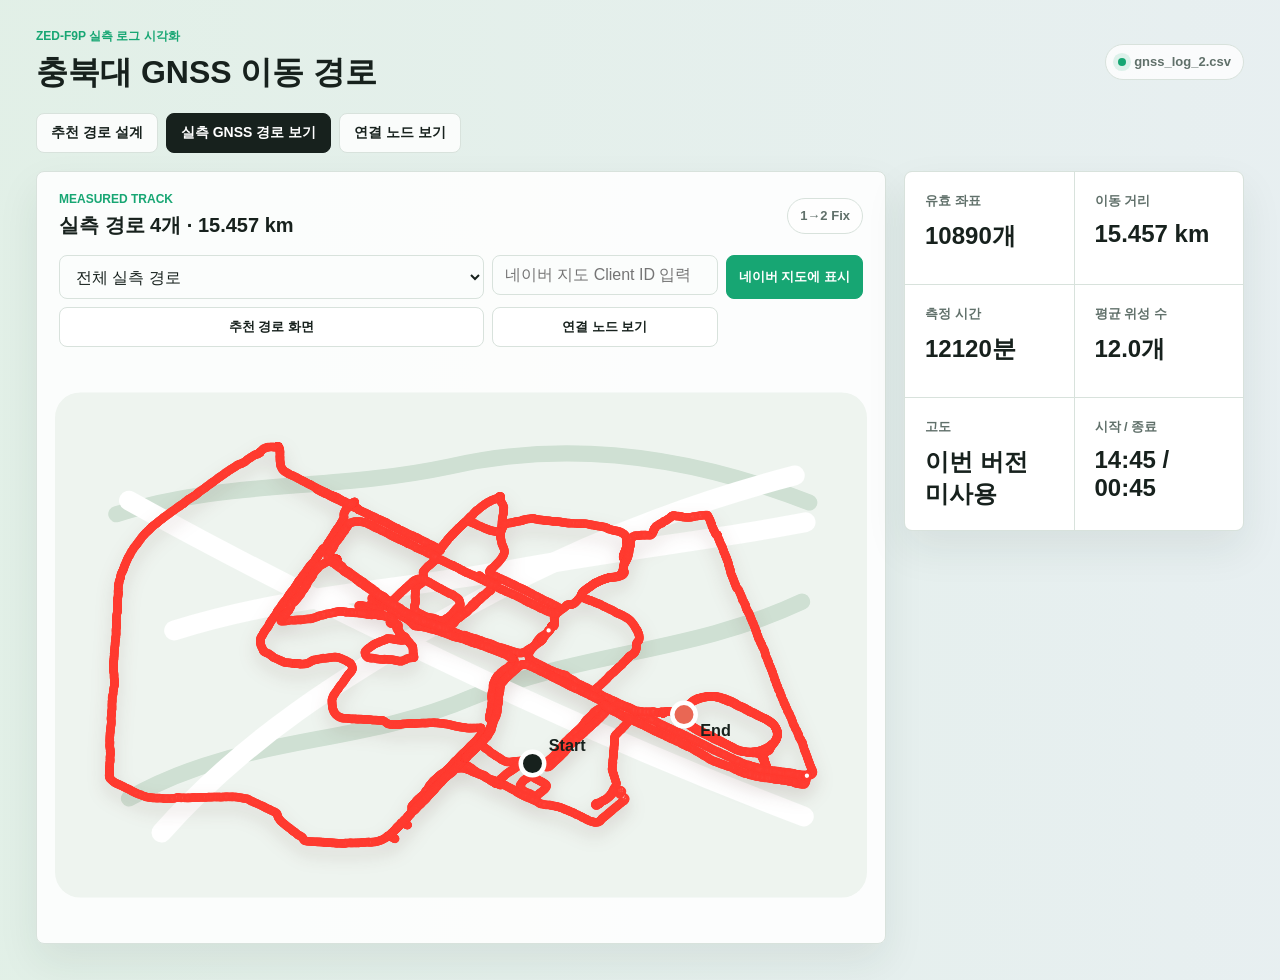
<file: walked_path.html>
<!DOCTYPE html>
<html lang="ko">
<head>
  <meta charset="UTF-8">
  <meta name="viewport" content="width=device-width, initial-scale=1.0">
  <title>GNSS Walked Path</title>
  <link rel="stylesheet" href="styles.css">
</head>
<body>
  <header class="topbar">
    <div>
      <p class="eyebrow">ZED-F9P 실측 로그 시각화</p>
      <h1>충북대 GNSS 이동 경로</h1>
    </div>
    <div class="status-pill">
      <span class="dot"></span>
      gnss_log_2.csv
    </div>
  </header>

  <nav class="quick-links" aria-label="페이지 이동">
    <a class="quick-link" href="index.html">추천 경로 설계</a>
    <a class="quick-link active" href="walked_path.html">실측 GNSS 경로 보기</a>
    <a class="quick-link" href="graph_view.html">연결 노드 보기</a>
  </nav>

  <main class="walk-shell">
    <section class="walk-map-panel">
      <div class="map-toolbar">
        <div>
          <p class="eyebrow">Measured Track</p>
          <h2 id="walkTitle">측정 경로 불러오는 중</h2>
        </div>
        <div class="route-badge" id="walkBadge">CSV 분석</div>
      </div>

      <div class="naver-config">
        <select id="walkMeasuredLog" aria-label="실측 로그 선택">
          <option value="all" selected>전체 실측 경로</option>
          <option value="1+2">실측 경로 1+2</option>
          <option value="1+2+3">실측 경로 1+2+3</option>
          <option value="1+2+3+4">실측 경로 1+2+3+4</option>
          <option value="gnss_log_2.csv">실측 경로 1</option>
          <option value="gnss_log_3.csv">실측 경로 2</option>
          <option value="gnss_log_4.csv">실측 경로 3</option>
          <option value="gnss_log_5.csv">실측 경로 4</option>
        </select>
        <input id="walkNaverClientId" type="password" placeholder="네이버 지도 Client ID 입력">
        <button id="loadWalkNaverMap">네이버 지도에 표시</button>
        <a href="index.html">추천 경로 화면</a>
        <a href="graph_view.html">연결 노드 보기</a>
      </div>

      <div class="walk-map-wrap">
        <div id="walkNaverMap" class="naver-map" aria-label="네이버 지도 기반 실측 이동 경로"></div>
        <svg id="walkSvg" class="walk-svg" viewBox="0 0 900 560" role="img" aria-label="GNSS 실측 이동 경로">
          <rect x="0" y="0" width="900" height="560" rx="28" fill="#eef4ef"></rect>
          <path d="M68 135 C192 96 306 110 438 82 C570 52 702 70 836 122" class="terrain-line"></path>
          <path d="M82 450 C210 378 332 394 462 338 C586 286 704 290 828 232" class="terrain-line"></path>
          <path d="M82 120 C204 188 318 244 448 306 C586 372 704 422 830 470" class="road"></path>
          <path d="M118 488 C210 384 318 316 438 248 C564 176 690 126 820 92" class="road"></path>
          <path d="M132 264 C252 226 370 220 498 198 C628 174 728 164 832 144" class="road"></path>
          <path id="walkTrack" class="measured-track" d=""></path>
          <g id="walkPoints"></g>
        </svg>
      </div>
    </section>

    <section class="walk-summary-panel">
      <div class="metric">
        <span>유효 좌표</span>
        <strong id="pointCount">-</strong>
      </div>
      <div class="metric">
        <span>이동 거리</span>
        <strong id="walkDistance">-</strong>
      </div>
      <div class="metric">
        <span>측정 시간</span>
        <strong id="walkDuration">-</strong>
      </div>
      <div class="metric">
        <span>평균 위성 수</span>
        <strong id="avgSatellites">-</strong>
      </div>
      <div class="metric">
        <span>고도</span>
        <strong id="altRange">-</strong>
      </div>
      <div class="metric">
        <span>시작 / 종료</span>
        <strong id="startEnd">-</strong>
      </div>
    </section>
  </main>

  <script src="walked_path.js?v=20260523-log-combos"></script>
</body>
</html>
</file>
<file: styles.css>
:root {
  --ink: #17211d;
  --muted: #60706a;
  --panel: #ffffff;
  --line: #d8e2dc;
  --mint: #17a673;
  --blue: #2f80ed;
  --amber: #f1a638;
  --coral: #e96754;
  --ground: #f3f6f1;
}

* {
  box-sizing: border-box;
}

body {
  margin: 0;
  min-height: 100vh;
  color: var(--ink);
  font-family: "Segoe UI", "Noto Sans KR", Arial, sans-serif;
  background:
    linear-gradient(90deg, rgba(23, 166, 115, .08), rgba(47, 128, 237, .06)),
    var(--ground);
}

.topbar {
  display: flex;
  align-items: center;
  justify-content: space-between;
  gap: 24px;
  padding: 28px 36px 18px;
}

.quick-links {
  display: flex;
  flex-wrap: wrap;
  gap: 8px;
  padding: 0 36px 18px;
}

.quick-link {
  display: inline-flex;
  align-items: center;
  justify-content: center;
  min-height: 40px;
  padding: 0 14px;
  border: 1px solid var(--line);
  border-radius: 8px;
  color: var(--ink);
  background: rgba(255, 255, 255, .82);
  font-size: 14px;
  font-weight: 800;
  text-decoration: none;
}

.quick-link.active {
  color: #ffffff;
  border-color: var(--ink);
  background: var(--ink);
}

.eyebrow {
  margin: 0 0 6px;
  color: var(--mint);
  font-size: 12px;
  font-weight: 800;
  text-transform: uppercase;
}

h1,
h2 {
  margin: 0;
  letter-spacing: 0;
}

h1 {
  font-size: 32px;
}

h2 {
  font-size: 20px;
}

.status-pill,
.route-badge {
  display: inline-flex;
  align-items: center;
  gap: 8px;
  min-height: 36px;
  padding: 8px 12px;
  border: 1px solid var(--line);
  border-radius: 999px;
  color: var(--muted);
  background: rgba(255, 255, 255, .78);
  font-size: 13px;
  font-weight: 700;
}

.dot {
  width: 8px;
  height: 8px;
  border-radius: 50%;
  background: var(--mint);
  box-shadow: 0 0 0 5px rgba(23, 166, 115, .13);
}

.app-shell {
  display: grid;
  grid-template-columns: 300px minmax(380px, 1fr) 310px;
  gap: 18px;
  padding: 0 36px 36px;
}

.control-panel,
.map-panel,
.summary-panel,
.graph-panel,
.candidate-panel {
  border: 1px solid var(--line);
  border-radius: 8px;
  background: rgba(255, 255, 255, .88);
  box-shadow: 0 18px 42px rgba(28, 54, 43, .08);
}

.control-panel,
.candidate-panel,
.graph-panel {
  padding: 20px;
}

.section-title {
  display: flex;
  align-items: center;
  gap: 10px;
  margin-bottom: 18px;
}

.section-title span {
  display: grid;
  place-items: center;
  width: 34px;
  height: 34px;
  border-radius: 50%;
  color: white;
  background: var(--ink);
  font-size: 12px;
  font-weight: 800;
}

label {
  display: block;
  margin: 16px 0 8px;
  color: #31413b;
  font-size: 13px;
  font-weight: 800;
}

select,
button,
input {
  font: inherit;
}

select {
  width: 100%;
  height: 44px;
  padding: 0 12px;
  border: 1px solid var(--line);
  border-radius: 8px;
  color: var(--ink);
  background: #fbfdfc;
}

.graph-input {
  width: 100%;
  height: 44px;
  padding: 0 12px;
  border: 1px solid var(--line);
  border-radius: 8px;
  color: var(--ink);
  background: #fbfdfc;
}

.segmented {
  display: grid;
  grid-template-columns: repeat(3, 1fr);
  gap: 6px;
}

.segmented button,
.primary-action,
.secondary-action {
  border: 0;
  border-radius: 8px;
  cursor: pointer;
  font-weight: 800;
}

.secondary-action.compact {
  height: 42px;
  margin-top: 0;
}

.secondary-action.danger {
  color: #b5392d;
  border-color: #f0c7c0;
}

.graph-actions {
  display: grid;
  grid-template-columns: 1fr 1fr;
  gap: 8px;
  margin-top: 8px;
}

.visually-hidden {
  position: absolute;
  width: 1px;
  height: 1px;
  margin: -1px;
  overflow: hidden;
  clip: rect(0 0 0 0);
  white-space: nowrap;
  border: 0;
}

.segmented button {
  height: 42px;
  color: var(--muted);
  background: #eef4ef;
}

.segmented button.active {
  color: #ffffff;
  background: var(--ink);
}

.pace-row {
  display: flex;
  align-items: center;
  gap: 12px;
}

.pace-row input {
  width: 100%;
  accent-color: var(--mint);
}

.pace-row strong {
  min-width: 78px;
  font-size: 14px;
}

.node-picker {
  display: grid;
  gap: 8px;
  max-height: 300px;
  overflow: auto;
  padding-right: 4px;
}

.node-group-title {
  margin-top: 8px;
  color: var(--mint);
  font-size: 12px;
  font-weight: 900;
}

.node-option {
  display: flex;
  align-items: center;
  gap: 9px;
  min-height: 38px;
  margin: 0;
  padding: 8px 10px;
  border: 1px solid var(--line);
  border-radius: 8px;
  color: #31413b;
  background: #fbfdfc;
  font-size: 13px;
  font-weight: 800;
  cursor: pointer;
}

.selected-node-button {
  width: 100%;
  text-align: left;
  justify-content: space-between;
}

.selected-node-button span {
  line-height: 1.35;
}

.delete-node {
  flex: 0 0 auto;
  padding: 5px 8px;
  border-radius: 999px;
  color: #ffffff;
  background: #e96754;
  font-size: 11px;
  font-style: normal;
  font-weight: 900;
}

.node-option input {
  width: 16px;
  height: 16px;
  accent-color: var(--mint);
}

.node-order {
  min-height: 38px;
  margin-top: 8px;
  padding: 9px 10px;
  border-radius: 8px;
  color: #315045;
  background: #f2faf6;
  font-size: 12px;
  font-weight: 800;
  line-height: 1.55;
}

.segment-list {
  display: grid;
  gap: 8px;
  min-height: 40px;
  padding: 10px;
  border: 1px solid var(--line);
  border-radius: 8px;
  color: var(--muted);
  background: #fbfdfc;
  font-size: 12px;
  font-weight: 800;
  line-height: 1.5;
}

.map-segment-summary {
  margin: 0 18px 18px;
}

.segment-item {
  display: flex;
  justify-content: space-between;
  gap: 10px;
  color: #31413b;
}

.segment-item span {
  display: grid;
  gap: 2px;
}

.segment-item em {
  color: var(--muted);
  font-size: 11px;
  font-style: normal;
  font-weight: 700;
}

.segment-item strong {
  color: var(--mint);
  white-space: nowrap;
}

.primary-action,
.secondary-action {
  width: 100%;
  height: 48px;
  margin-top: 22px;
}

.primary-action {
  color: #ffffff;
  background: linear-gradient(135deg, var(--mint), var(--blue));
}

.secondary-action {
  color: var(--ink);
  border: 1px solid var(--line);
  background: #ffffff;
}

.map-panel {
  overflow: hidden;
}

.map-toolbar {
  display: flex;
  align-items: center;
  justify-content: space-between;
  gap: 14px;
  padding: 20px 22px 0;
}

.naver-config {
  display: grid;
  grid-template-columns: minmax(160px, 1fr) auto auto;
  gap: 8px;
  padding: 16px 22px 0;
}

.naver-config input {
  min-width: 0;
  height: 40px;
  padding: 0 12px;
  border: 1px solid var(--line);
  border-radius: 8px;
  color: var(--ink);
  background: #fbfdfc;
}

.naver-config button,
.naver-config a {
  display: inline-flex;
  align-items: center;
  justify-content: center;
  min-height: 40px;
  padding: 0 12px;
  border: 1px solid var(--line);
  border-radius: 8px;
  color: var(--ink);
  background: #ffffff;
  font-size: 13px;
  font-weight: 800;
  text-decoration: none;
  cursor: pointer;
}

.naver-config button {
  color: #ffffff;
  border-color: var(--mint);
  background: var(--mint);
}

.calibration-panel {
  display: grid;
  grid-template-columns: minmax(170px, 1fr) auto auto auto;
  gap: 8px;
  padding: 10px 22px 0;
}

.calibration-panel select,
.calibration-panel button {
  min-height: 38px;
  border: 1px solid var(--line);
  border-radius: 8px;
  color: var(--ink);
  background: #ffffff;
  font-size: 13px;
  font-weight: 800;
}

.calibration-panel button {
  padding: 0 12px;
  cursor: pointer;
}

.calibration-panel button.active {
  color: #ffffff;
  border-color: var(--coral);
  background: var(--coral);
}

.custom-node-panel {
  display: grid;
  grid-template-columns: minmax(180px, 1fr) 90px auto auto;
  gap: 8px;
  padding: 10px 22px 0;
}

.custom-node-panel input,
.custom-node-panel button,
.segment-override-panel input,
.segment-override-panel select,
.segment-override-panel button {
  min-height: 38px;
  border: 1px solid var(--line);
  border-radius: 8px;
  color: var(--ink);
  background: #ffffff;
  font-size: 13px;
  font-weight: 800;
}

.custom-node-panel input,
.segment-override-panel input,
.segment-override-panel select {
  min-width: 0;
  padding: 0 12px;
}

.custom-node-panel button,
.segment-override-panel button {
  padding: 0 12px;
  cursor: pointer;
}

.custom-node-panel button.active {
  color: #ffffff;
  border-color: var(--blue);
  background: var(--blue);
}

.segment-override-panel {
  display: grid;
  grid-template-columns: minmax(180px, 1fr) 120px 120px auto auto;
  gap: 8px;
  padding: 10px 22px 0;
}

.campus-map {
  position: relative;
  padding: 18px;
}

.naver-map {
  display: none;
  width: 100%;
  min-height: 460px;
  border-radius: 8px;
  overflow: hidden;
  background: #eef4ef;
}

.map-panel.naver-ready .naver-map {
  display: block;
}

.map-panel.naver-ready .campus-map svg,
.map-panel.naver-ready .campus-map .fallback-notice {
  display: none;
}

.fallback-notice {
  margin-bottom: 10px;
  padding: 10px 12px;
  border: 1px solid #cfe4d8;
  border-radius: 8px;
  color: #315045;
  background: #f2faf6;
  font-size: 13px;
  font-weight: 700;
}

.campus-map svg {
  display: block;
  width: 100%;
  min-height: 460px;
}

.terrain-line {
  fill: none;
  stroke: #cfe0d3;
  stroke-width: 18;
  stroke-linecap: round;
}

.road {
  fill: none;
  stroke: #ffffff;
  stroke-width: 22;
  stroke-linecap: round;
}

.road.secondary {
  stroke-width: 15;
  stroke: #f7fbf8;
}

.route-path {
  fill: none;
  stroke: url(#greenPath);
  stroke-width: 14;
  stroke-linecap: round;
  stroke-dasharray: 18 10;
}

.measured-track {
  fill: none;
  stroke: #e96754;
  stroke-width: 8;
  stroke-linecap: round;
  stroke-linejoin: round;
  filter: drop-shadow(0 10px 10px rgba(85, 34, 26, .18));
}

.measured-base-path {
  fill: none;
  stroke: #e96754;
  stroke-width: 10;
  stroke-linecap: round;
  stroke-linejoin: round;
  stroke-opacity: .62;
  cursor: crosshair;
}

.measured-node {
  fill: #2f80ed;
  stroke: #ffffff;
  stroke-width: 5;
  cursor: pointer;
}

.measured-node.candidate {
  fill: #ffffff;
  stroke: #e96754;
  stroke-width: 3;
}

.measured-node.candidate.chosen {
  fill: #dff7eb;
  stroke: #17a673;
}

.measured-node.selected {
  fill: #17a673;
}

.graph-edge {
  fill: none;
  stroke: #f1a638;
  stroke-width: 14;
  stroke-linecap: round;
  stroke-linejoin: round;
  stroke-opacity: 1;
}

.graph-edge-candidate {
  fill: none;
  stroke: #ffd166;
  stroke-width: 8;
  stroke-linecap: round;
  stroke-linejoin: round;
  stroke-dasharray: 5 8;
  stroke-opacity: .9;
}

.graph-node {
  fill: #2f80ed;
  stroke: #ffffff;
  stroke-width: 5;
  filter: drop-shadow(0 6px 8px rgba(34, 74, 132, .24));
}

.graph-node-label {
  fill: #ffffff;
  font-size: 10px;
  font-weight: 900;
  text-anchor: middle;
  dominant-baseline: central;
}

.node-tooltip rect {
  fill: #ffffff;
  stroke: #d8e2dc;
  stroke-width: 2;
  filter: drop-shadow(0 8px 12px rgba(28, 54, 43, .16));
}

.node-tooltip text {
  fill: #17211d;
  font-size: 16px;
  font-weight: 900;
}

.node-tooltip .node-tooltip-sub {
  fill: #60706a;
  font-size: 12px;
  font-weight: 800;
}

.walk-label {
  fill: #17211d;
  font-size: 18px;
  font-weight: 900;
}

.building rect {
  fill: #ffffff;
  stroke: #c8d7d0;
  stroke-width: 2;
}

.building text,
.field text,
.gate text {
  text-anchor: middle;
  font-size: 18px;
  font-weight: 800;
  fill: #26342f;
}

.field ellipse {
  fill: #dff0e2;
  stroke: #17a673;
  stroke-width: 3;
}

.field ellipse + ellipse {
  fill: none;
  stroke: #7fbea2;
  stroke-width: 2;
}

.gate circle,
.route-point {
  fill: #17211d;
  stroke: #ffffff;
  stroke-width: 5;
}

.route-point.end {
  fill: var(--coral);
}

.route-point.recommended {
  fill: var(--mint);
}

.route-point.recommended.end {
  fill: #17a673;
}

.summary-panel {
  display: grid;
  grid-template-columns: repeat(2, 1fr);
  gap: 1px;
  overflow: hidden;
  align-self: start;
  background: var(--line);
}

.graph-panel {
  grid-column: 1 / -1;
}

.graph-document {
  display: grid;
  gap: 16px;
  color: #31413b;
  font-size: 13px;
  line-height: 1.55;
  overflow-x: auto;
}

.graph-document h3 {
  margin: 0 0 8px;
  color: var(--ink);
  font-size: 16px;
}

.graph-table {
  width: 100%;
  border-collapse: collapse;
  overflow: hidden;
  border: 1px solid var(--line);
  border-radius: 8px;
}

.graph-table th,
.graph-table td {
  padding: 9px 10px;
  border-bottom: 1px solid var(--line);
  text-align: left;
  vertical-align: top;
}

.graph-table th {
  color: var(--muted);
  background: #f2faf6;
  font-size: 12px;
}

.graph-table tr:last-child td {
  border-bottom: 0;
}

.graph-note {
  margin: 0 0 8px;
  padding: 10px 12px;
  border: 1px solid #f3d88e;
  border-radius: 8px;
  color: #5e4800;
  background: #fff8de;
  font-size: 13px;
  font-weight: 800;
}

.graph-manage {
  display: flex;
  flex-wrap: wrap;
  gap: 6px;
}

.graph-delete {
  min-height: 28px;
  padding: 0 9px;
  border-radius: 8px;
  font-size: 12px;
  font-weight: 900;
  cursor: pointer;
}

.graph-delete {
  border: 1px solid #f0c7c0;
  color: #b5392d;
  background: #fff7f5;
}

.graph-approve {
  min-height: 28px;
  padding: 0 9px;
  border: 1px solid #b8e5d1;
  border-radius: 8px;
  color: #0e7a52;
  background: #effaf5;
  font-size: 12px;
  font-weight: 900;
  cursor: pointer;
}

.graph-empty {
  padding: 14px;
  border: 1px solid var(--line);
  border-radius: 8px;
  color: var(--muted);
  background: #fbfdfc;
  font-weight: 800;
}

.metric {
  min-height: 112px;
  padding: 20px;
  background: #ffffff;
}

.metric span {
  display: block;
  color: var(--muted);
  font-size: 13px;
  font-weight: 800;
}

.metric strong {
  display: block;
  margin-top: 10px;
  font-size: 24px;
}

.walk-shell {
  display: grid;
  grid-template-columns: minmax(480px, 1fr) 340px;
  gap: 18px;
  padding: 0 36px 36px;
}

.walk-map-panel,
.walk-summary-panel {
  border: 1px solid var(--line);
  border-radius: 8px;
  background: rgba(255, 255, 255, .88);
  box-shadow: 0 18px 42px rgba(28, 54, 43, .08);
  overflow: hidden;
}

.walk-map-wrap {
  padding: 18px;
}

.walk-svg {
  display: block;
  width: 100%;
  min-height: 560px;
}

.walk-summary-panel {
  display: grid;
  grid-template-columns: repeat(2, 1fr);
  gap: 1px;
  align-self: start;
  background: var(--line);
}

.walk-map-panel.naver-ready .naver-map {
  display: block;
}

.walk-map-panel.naver-ready .walk-svg {
  display: none;
}

.route-list {
  display: grid;
  gap: 10px;
}

.route-card {
  width: 100%;
  border: 1px solid var(--line);
  border-radius: 8px;
  padding: 14px;
  text-align: left;
  color: var(--ink);
  background: #fbfdfc;
  cursor: pointer;
}

.route-card.active {
  border-color: var(--mint);
  box-shadow: inset 4px 0 0 var(--mint);
}

.route-card h3 {
  margin: 0 0 8px;
  font-size: 16px;
}

.route-card p {
  margin: 0;
  color: var(--muted);
  font-size: 13px;
  line-height: 1.55;
}

.chip-row {
  display: flex;
  flex-wrap: wrap;
  gap: 6px;
  margin-top: 10px;
}

.chip {
  padding: 5px 8px;
  border-radius: 999px;
  color: #33443e;
  background: #edf4f1;
  font-size: 12px;
  font-weight: 800;
}

@media (max-width: 1100px) {
  .app-shell {
    grid-template-columns: 280px 1fr;
  }

  .summary-panel,
  .candidate-panel,
  .graph-panel,
  .walk-map-panel,
  .walk-summary-panel {
    grid-column: 1 / -1;
  }

  .walk-shell {
    grid-template-columns: 1fr;
  }
}

@media (max-width: 760px) {
  .topbar {
    align-items: flex-start;
    flex-direction: column;
    padding: 22px 18px 14px;
  }

  .quick-links {
    padding: 0 18px 14px;
  }

  .quick-link {
    flex: 1 1 170px;
  }

  .app-shell {
    grid-template-columns: 1fr;
    padding: 0 18px 24px;
  }

  .map-toolbar {
    align-items: flex-start;
    flex-direction: column;
  }

  .naver-config {
    grid-template-columns: 1fr;
    padding: 14px 18px 0;
  }

  .calibration-panel {
    grid-template-columns: 1fr;
    padding: 10px 18px 0;
  }

  .custom-node-panel {
    grid-template-columns: 1fr;
    padding: 10px 18px 0;
  }

  .segment-override-panel {
    grid-template-columns: 1fr;
    padding: 10px 18px 0;
  }

  .graph-actions {
    grid-template-columns: 1fr;
  }

  .campus-map svg {
    min-height: 320px;
  }

  .naver-map {
    min-height: 320px;
  }

  .summary-panel,
  .candidate-panel {
    grid-column: auto;
  }

  .walk-shell {
    grid-template-columns: 1fr;
    padding: 0 18px 24px;
  }

  .walk-svg {
    min-height: 360px;
  }
}
</file>
